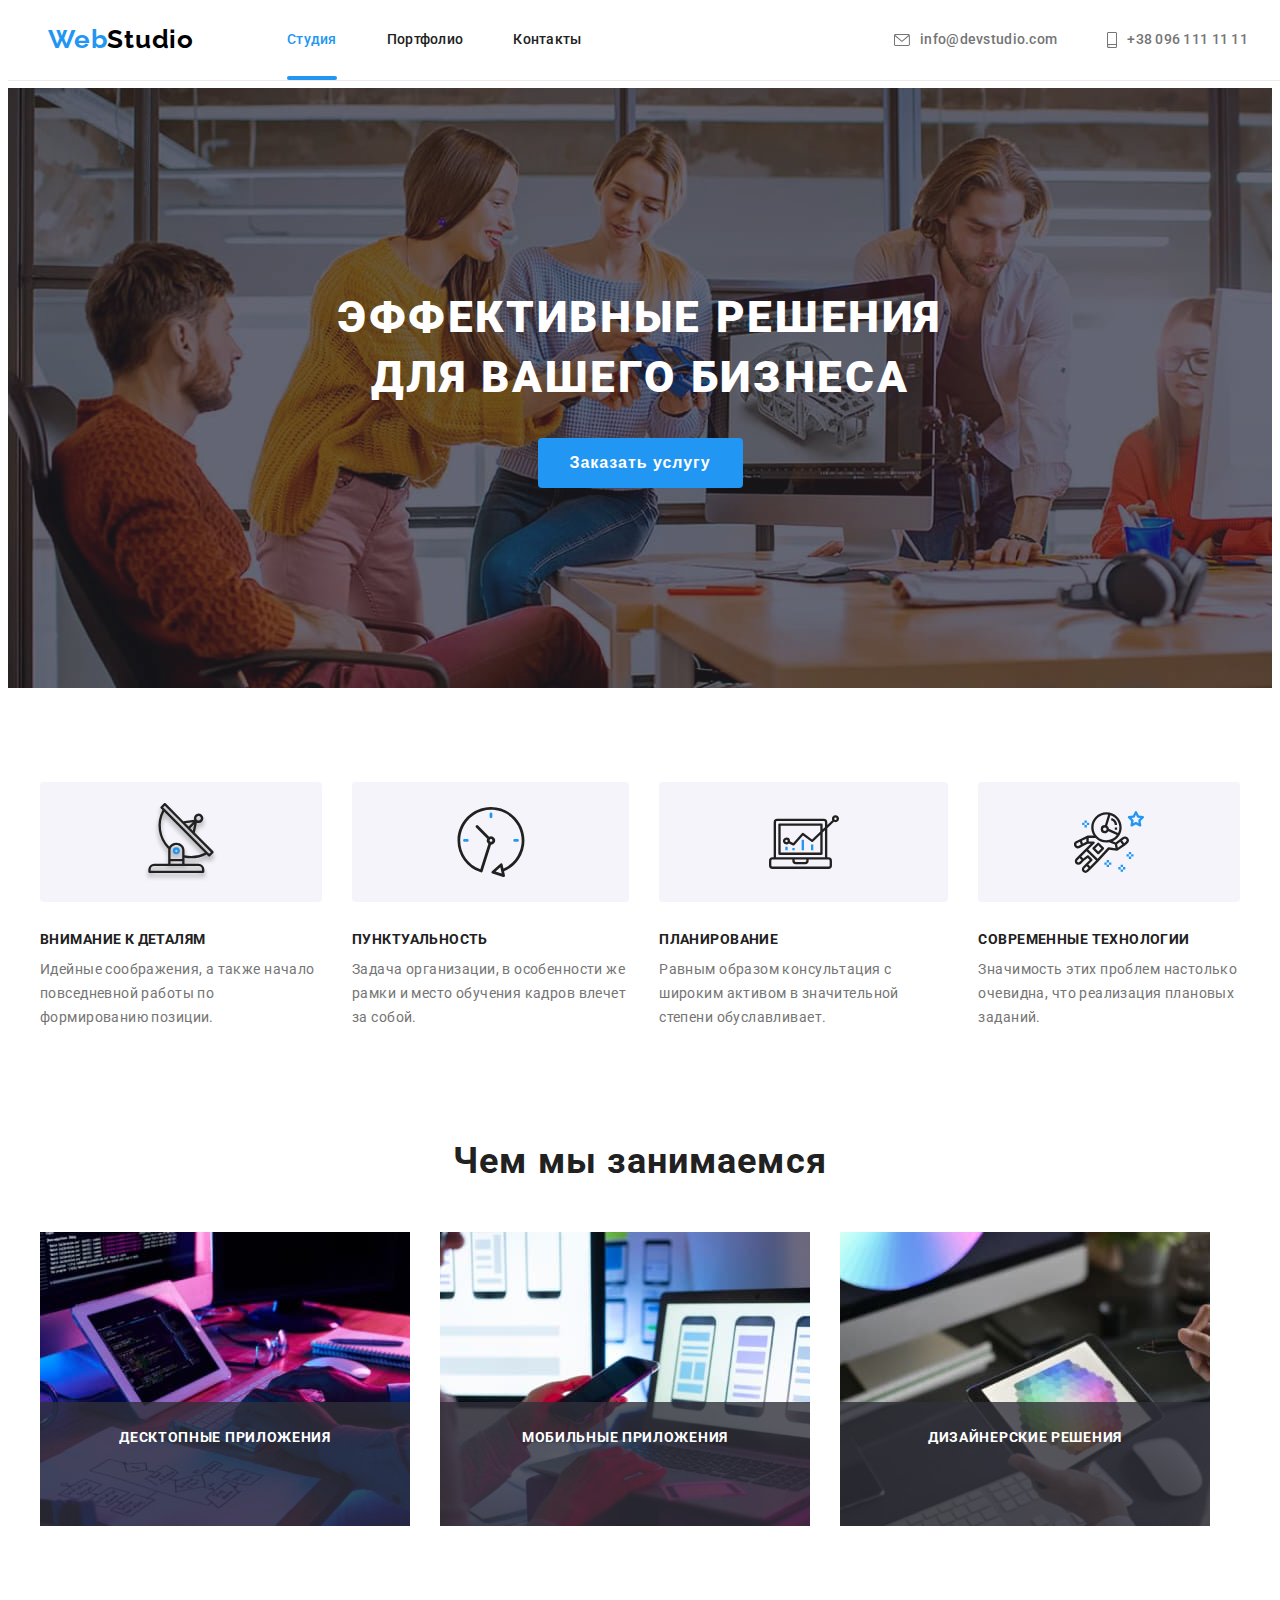
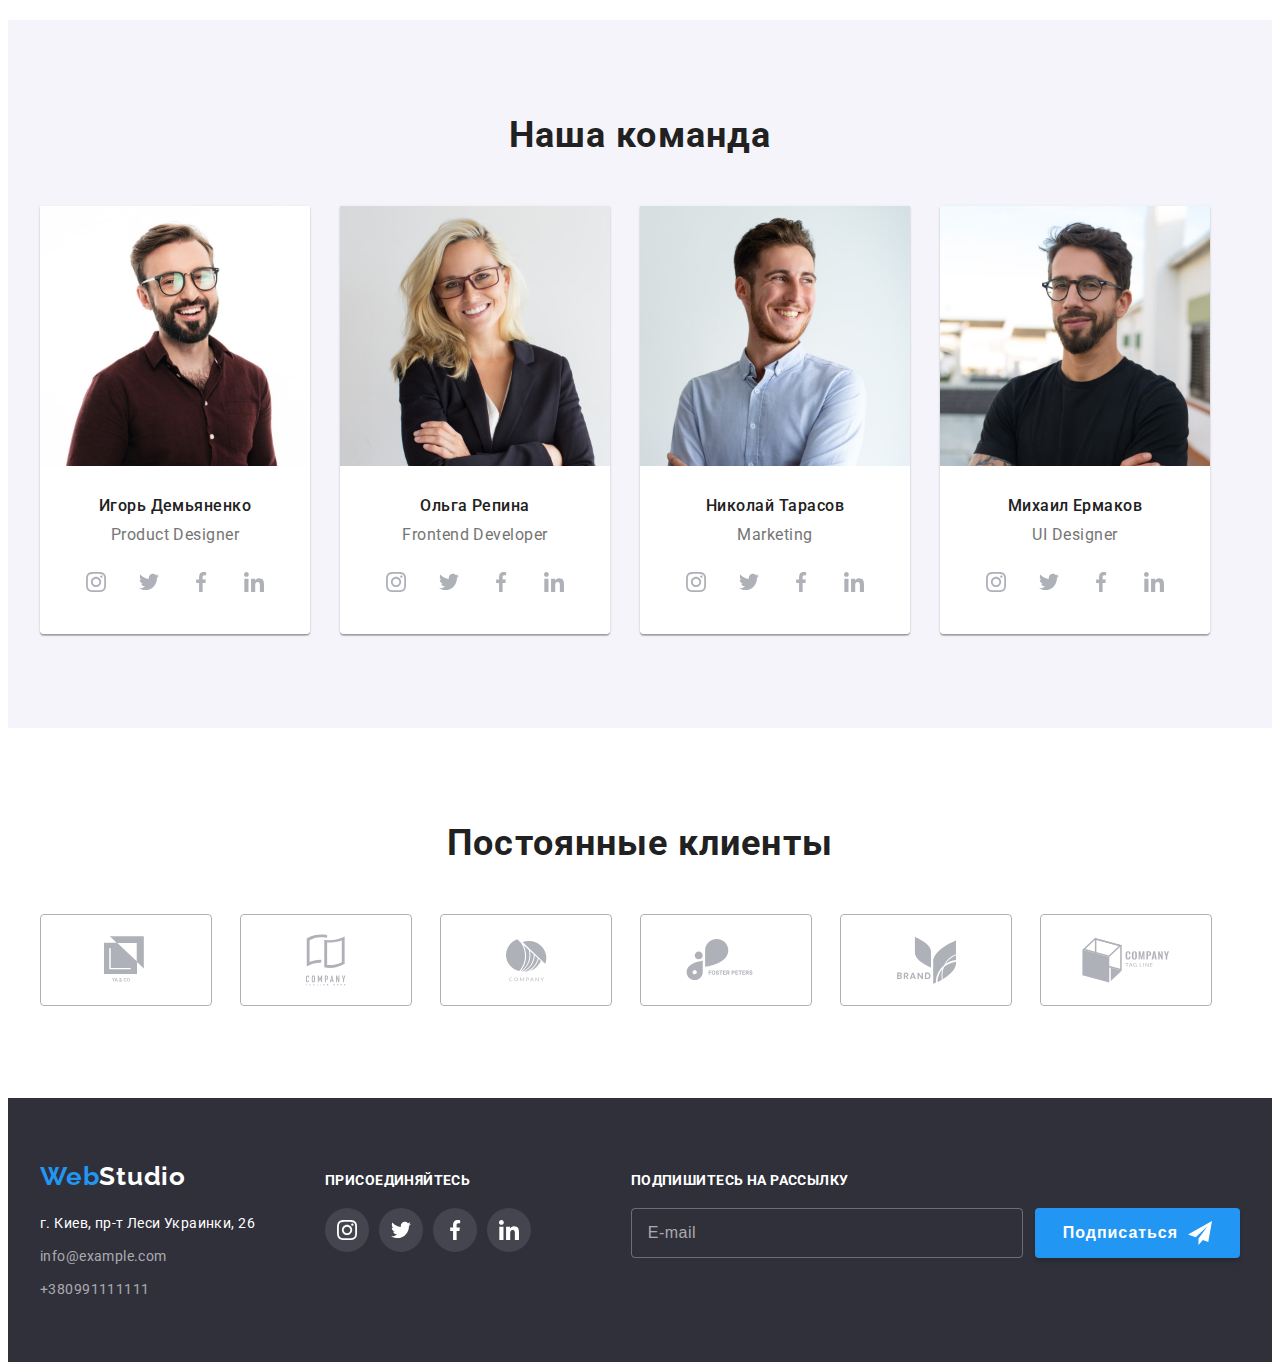
<file: index.html>
<!DOCTYPE html>
<html lang="ru">
  <head>
    <meta charset="UTF-8" />
    <meta name="viewport" content="width=device-width, initial-scale=1.0" />
    <title>Вебстудия</title>
    <link rel="preconnect" href="https://fonts.gstatic.com" />
    <link
      href="https://fonts.googleapis.com/css2?family=Raleway:wght@700&family=Roboto:wght@400;500;700;900&display=swap"
      rel="stylesheet"/>
    <link
      rel="stylesheet"
      href="https://cdnjs.cloudflare.com/ajax/libs/modern-normalize/1.0.0/modern-normalize.min.css"
      integrity="sha512-ISS7cAi1PEhQ8jnbJpJZMd29NlhNj4AWYyLOSp2CE/CsHxTCu+r+t0D2yoJudVrd0/8fTVPUVDzY5Tvli75u/g=="
      crossorigin="anonymous"/>
    <link rel="stylesheet" href="css/main.min.css"/>
  </head>

  <body>
    <header class="header">
      <div class="container">
        <nav class="nav-wrapper">
          <a href="./" class="logo"><span class="accent">Web</span>Studio</a>

          <ul class="site-nav list">
            <li class="list-item">
              <a href="./index.html" class="link current">Студия</a>
            </li>
            <li class="list-item">
              <a href="./portfolio.html" class="link">Портфолио</a>
            </li>
            <li class="list-item"><a href="" class="link">Контакты</a></li>
          </ul>
        </nav>

        <ul class="contacts list">
          <li class="list-item">
            <a href="mailto:info@devstudio.com" class="header-contact link">
              <svg class="contacts-icon" width="16" height="12">
                <use href="./images/sprite.svg#icon-envelope"></use>
              </svg>info@devstudio.com</a>
          </li>
          <li class="list-item">
            <a href="tel:+380961111111" class="header-contact link">
              <svg class="contacts-icon" width="10" height="16">
                <use href="./images/sprite.svg#icon-smartphone"></use>
              </svg>+38 096 111 11 11</a>
          </li>
        </ul>
      </div>
    </header>
    <main>
      <section class="hero">
        <h1 class="hero-title">
          Эффективные решения<br />
          для вашего бизнеса
        </h1>
        <button type="button" class="modal-btn" data-modal-open>
          Заказать услугу
        </button>
      </section>
      <section class="features-section">
        <div class="container">
          <h2 class="section-title visually-hidden">Наши особенности</h2>
          <ul class="list">
            <li class="list-item icon-antenna">
              <h3 class="title">Внимание к деталям</h3>
              <p class="description">
                Идейные соображения, а также начало повседневной работы по
                формированию позиции.
              </p>
            </li>
            <li class="list-item icon-clock">
              <h3 class="title">Пунктуальность</h3>
              <p class="description">
                Задача организации, в особенности же рамки и место обучения
                кадров влечет за собой.
              </p>
            </li>
            <li class="list-item icon-diagram">
              <h3 class="title">Планирование</h3>
              <p class="description">
                Равным образом консультация с широким активом в значительной
                степени обуславливает.
              </p>
            </li>
            <li class="list-item icon-astronaut">
              <h3 class="title">Современные технологии</h3>
              <p class="description">
                Значимость этих проблем настолько очевидна, что реализация
                плановых заданий.
              </p>
            </li>
          </ul>
        </div>
      </section>
      <section class="products-section">
        <div class="container">
          <h2 class="section-title">Чем мы занимаемся</h2>
          <ul class="products list">
            <li class="products-item">
              <img
                src="./images/index-images/box1.jpg"
                alt="Компьютер"
                width="370"
              />
              <div class="products-title">Десктопные приложения</div>
            </li>
            <li class="products-item">
              <img
                src="./images/index-images/box2.jpg"
                alt="Смартфон"
                width="370"
              />
              <div class="products-title">Мобильные приложения</div>
            </li>
            <li class="products-item">
              <img
                src="./images/index-images/box3.jpg"
                alt="Планшет"
                width="370"
              />
              <div class="products-title">Дизайнерские решения</div>
            </li>
          </ul>
        </div>
      </section>
      <section class="team-section">
        <div class="container">
          <h2 class="section-title">Наша команда</h2>
          <ul class="team list">
            <li class="team-item">
              <img
                src="./images/index-images/team/img.jpg"
                alt=""
                width="270"/>
              <div class="team-item-content">
                <h3 class="title">Игорь Демьяненко</h3>
                <p class="description">Product Designer</p>
                <ul class="list">
                  <li class="social-list-item">
                    <a href="#" class="social-link"
                      ><svg class="social-icon" width="20" height="20">
                        <use href="./images/sprite.svg#icon-instagram"></use>
                      </svg>
                    </a>
                  </li>
                  <li class="social-list-item">
                    <a href="#" class="social-link"
                      ><svg class="social-icon" width="20" height="20">
                        <use href="./images/sprite.svg#icon-twitter"></use>
                      </svg>
                    </a>
                  </li>
                  <li class="social-list-item">
                    <a href="#" class="social-link"
                      ><svg class="social-icon" width="20" height="20">
                        <use href="./images/sprite.svg#icon-facebook"></use>
                      </svg>
                    </a>
                  </li>
                  <li class="social-list-item">
                    <a href="#" class="social-link"
                      ><svg class="social-icon" width="20" height="20">
                        <use href="./images/sprite.svg#icon-linkedin"></use>
                      </svg>
                    </a>
                  </li>
                </ul>
              </div>
            </li>
            <li class="team-item">
              <img
                src="./images/index-images/team/img1.jpg"
                alt=""
                width="270"/>
              <div class="team-item-content">
                <h3 class="title">Ольга Репина</h3>
                <p class="description">Frontend Developer</p>
                <ul class="list">
                  <li class="social-list-item">
                    <a href="#" class="social-link"
                      ><svg class="social-icon" width="20" height="20">
                        <use href="./images/sprite.svg#icon-instagram"></use>
                      </svg>
                    </a>
                  </li>
                  <li class="social-list-item">
                    <a href="#" class="social-link"
                      ><svg class="social-icon" width="20" height="20">
                        <use href="./images/sprite.svg#icon-twitter"></use>
                      </svg>
                    </a>
                  </li>
                  <li class="social-list-item">
                    <a href="#" class="social-link"
                      ><svg class="social-icon" width="20" height="20">
                        <use href="./images/sprite.svg#icon-facebook"></use>
                      </svg>
                    </a>
                  </li>
                  <li class="social-list-item">
                    <a href="#" class="social-link"
                      ><svg class="social-icon" width="20" height="20">
                        <use href="./images/sprite.svg#icon-linkedin"></use>
                      </svg>
                    </a>
                  </li>
                </ul>
              </div>
            </li>
            <li class="team-item">
              <img
                src="./images/index-images/team/img2.jpg"
                alt=""
                width="270"/>
              <div class="team-item-content">
                <h3 class="title">Николай Тарасов</h3>
                <p class="description">Marketing</p>
                <ul class="list">
                  <li class="social-list-item">
                    <a href="#" class="social-link"
                      ><svg class="social-icon" width="20" height="20">
                        <use href="./images/sprite.svg#icon-instagram"></use>
                      </svg>
                    </a>
                  </li>
                  <li class="social-list-item">
                    <a href="#" class="social-link"
                      ><svg class="social-icon" width="20" height="20">
                        <use href="./images/sprite.svg#icon-twitter"></use>
                      </svg>
                    </a>
                  </li>
                  <li class="social-list-item">
                    <a href="#" class="social-link"
                      ><svg class="social-icon" width="20" height="20">
                        <use href="./images/sprite.svg#icon-facebook"></use>
                      </svg>
                    </a>
                  </li>
                  <li class="social-list-item">
                    <a href="#" class="social-link"
                      ><svg class="social-icon" width="20" height="20">
                        <use href="./images/sprite.svg#icon-linkedin"></use>
                      </svg>
                    </a>
                  </li>
                </ul>
              </div>
            </li>
            <li class="team-item">
              <img
                src="./images/index-images/team/img3.jpg"
                alt=""
                width="270"/>
              <div class="team-item-content">
                <h3 class="title">Михаил Ермаков</h3>
                <p class="description">UI Designer</p>
                <ul class="list">
                  <li class="social-list-item">
                    <a href="#" class="social-link"
                      ><svg class="social-icon" width="20" height="20">
                        <use href="./images/sprite.svg#icon-instagram"></use>
                      </svg>
                    </a>
                  </li>
                  <li class="social-list-item">
                    <a href="#" class="social-link"
                      ><svg class="social-icon" width="20" height="20">
                        <use href="./images/sprite.svg#icon-twitter"></use>
                      </svg>
                    </a>
                  </li>
                  <li class="social-list-item">
                    <a href="#" class="social-link"
                      ><svg class="social-icon" width="20" height="20">
                        <use href="./images/sprite.svg#icon-facebook"></use>
                      </svg>
                    </a>
                  </li>
                  <li class="social-list-item">
                    <a href="#" class="social-link"
                      ><svg class="social-icon" width="20" height="20">
                        <use href="./images/sprite.svg#icon-linkedin"></use>
                      </svg>
                    </a>
                  </li>
                </ul>
              </div>
            </li>
          </ul>
        </div>
      </section>
      <section class="clients-section">
        <div class="container">
          <h2 class="section-title">Постоянные клиенты</h2>
          <ul class="list">
            <li class="logo-item">
              <a class="logo-link" href="">
                <svg width="44" height="49">
                  <use href="./images/sprite.svg#icon-logo-1"></use>
                </svg>
              </a>
            </li>
            <li class="logo-item">
              <a class="logo-link" href=""
                ><svg width="40" height="52">
                  <use href="./images/sprite.svg#icon-logo-2"></use>
                </svg>
              </a>
            </li>
            <li class="logo-item">
              <a class="logo-link" href=""
                ><svg width="41" height="43">
                  <use href="./images/sprite.svg#icon-logo-3"></use>
                </svg>
              </a>
            </li>
            <li class="logo-item">
              <a class="logo-link" href=""
                ><svg width="80" height="42">
                  <use href="./images/sprite.svg#icon-logo-4"></use>
                </svg>
              </a>
            </li>
            <li class="logo-item">
              <a class="logo-link" href=""
                ><svg width="59" height="47">
                  <use href="./images/sprite.svg#icon-logo-5"></use>
                </svg>
              </a>
            </li>
            <li class="logo-item">
              <a class="logo-link" href=""
                ><svg width="88" height="45">
                  <use href="./images/sprite.svg#icon-logo-6"></use>
                </svg>
              </a>
            </li>
          </ul>
        </div>
      </section>
    </main>
    <footer class="footer">
      <div class="container">
        <div class="footer-wrapper">
          <a href="/" class="logo"><span class="accent">Web</span>Studio</a>
          <address class="footer-contacts">
            <p class="address">г. Киев, пр-т Леси Украинки, 26</p>
            <ul class="contacts-wrapper list">
              <li class="footer-contact-item">
                <a href="mailto:info@example.com" class="contacts email"
                  >info@example.com</a>
              </li>
              <li class="footer-contact-item">
                <a href="tel:+380991111111" class="contacts"
                  >+380991111111</a>
              </li>
            </ul>
          </address>
        </div>
        <div class="join-wrapper">
          <p class="join">присоединяйтесь</p>
          <ul class="social-links list">
            <li class="social-list-item">
              <a href="#" class="social-link"
                ><svg class="social-icon" width="20" height="20">
                  <use href="./images/sprite.svg#icon-instagram"></use>
                </svg>
              </a>
            </li>
            <li class="social-list-item">
              <a href="#" class="social-link"
                ><svg class="social-icon" width="20" height="20">
                  <use href="./images/sprite.svg#icon-twitter"></use>
                </svg>
              </a>
            </li>
            <li class="social-list-item">
              <a href="#" class="social-link"
                ><svg class="social-icon" width="20" height="20">
                  <use href="./images/sprite.svg#icon-facebook"></use>
                </svg>
              </a>
            </li>
            <li class="social-list-item">
              <a href="#" class="social-link"
                ><svg class="social-icon" width="20" height="20">
                  <use href="./images/sprite.svg#icon-linkedin"></use>
                </svg>
              </a>
            </li>
          </ul>
        </div>
        <div class="subscribe-wrapper">
          <p class="subscribe-title">Подпишитесь на рассылку</p>
          <form class="subscribe-form">
            <input
              class="input-field"
              type="text"
              name="e-mail"
              placeholder="E-mail"/>
            <button class="subscribe-btn" type="submit">Подписаться</button>
          </form>
        </div>
      </div>
    </footer>

      <div class="backdrop is-hidden" data-modal>
      <div class="modal">
        <button class="modal-close-btn" data-modal-close>
          <svg class="modal-btn-icon" width="11" height="11">
            <use href="./images/sprite.svg#close-btn-icon"></use>
          </svg>
        </button>
        <div class="contact-form">
          <p class="contact-form-title">
            Оставьте свои данные, мы вам перезвоним
          </p>
          <form name="modal-contact-form" autocomplete="on">
            <label class="input-name" for="user-name">Имя</label>
            <div class="form-input-wrapper">
              <input
                class="form-input"
                type="text"
                name="name"
                id="user-name"/>
              <svg class="input-icon" width="18" height="18">
                <use href="./images/sprite.svg#icon-person"></use>
              </svg>
            </div>

            <label class="input-name" for="user-tel">Телефон</label>
            <div class="form-input-wrapper">
              <input class="form-input" type="tel" name="tel" id="user-tel" />
              <svg class="input-icon" width="18" height="18">
                <use href="./images/sprite.svg#icon-phone"></use>
              </svg>
            </div>

            <label class="input-name" for="user-email">Почта</label>
            <div class="form-input-wrapper">
              <input
                class="form-input"
                type="email"
                name="email"
                id="user-email"/>
              <svg class="input-icon" width="18" height="18">
                <use href="./images/sprite.svg#icon-email"></use>
              </svg>
            </div>

            <label class="input-name" for="user-comment">Комментарий</label>
            <textarea
              class="input-msg"
              name="comment"
              id="user-comment"
              placeholder="Введите текст">
            </textarea>

            <input
              class="check-input visually-hidden"
              type="checkbox"
              name="consent"
              id="consent-check"/>
            <label class="check-label" for="consent-check"
              >Соглашаюсь с рассылкой и принимаю&#160;<a
                class="policy-link"
                href=""
                >Условия договора</a
              ></label>

            <button class="modal-submit-btn" type="submit">Отправить</button>
          </form>
        </div>
      </div>
    </div>
    <script src="./js/modal.js"></script>
  </body>
</html>
</file>
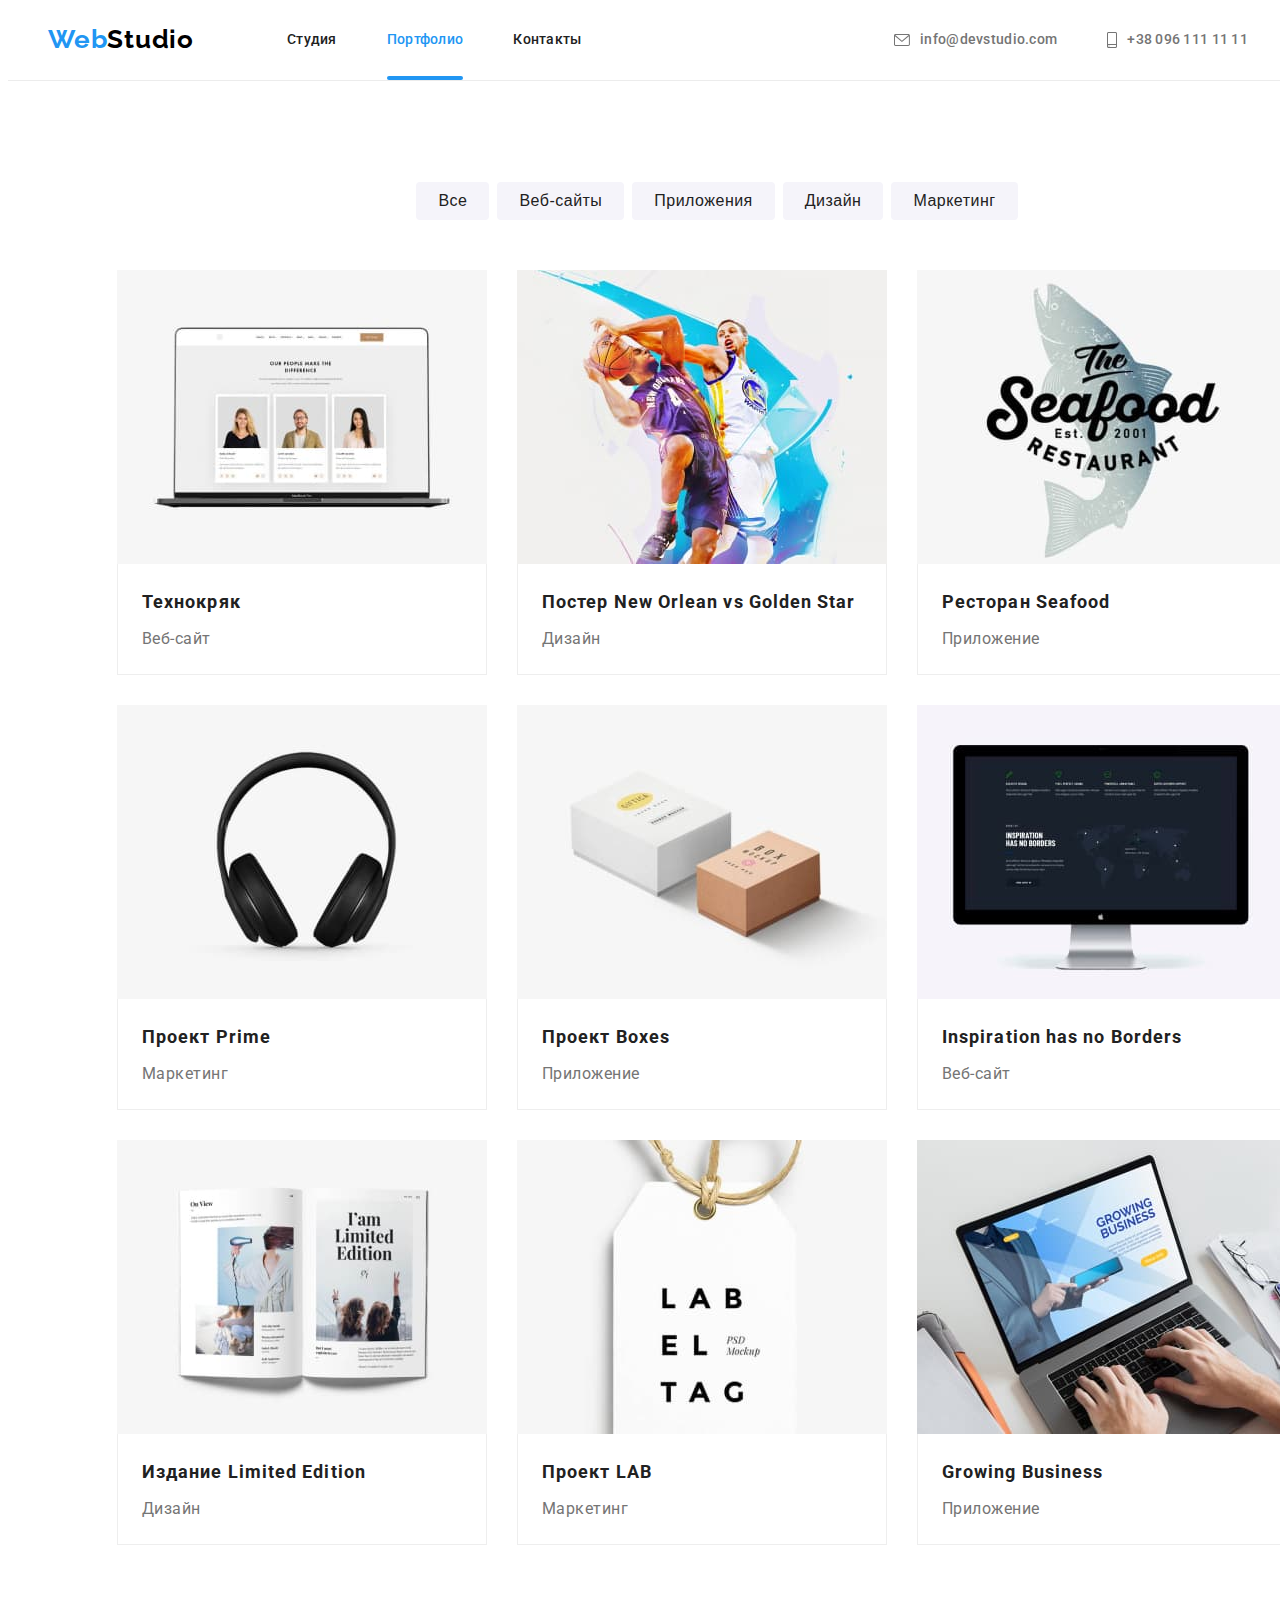
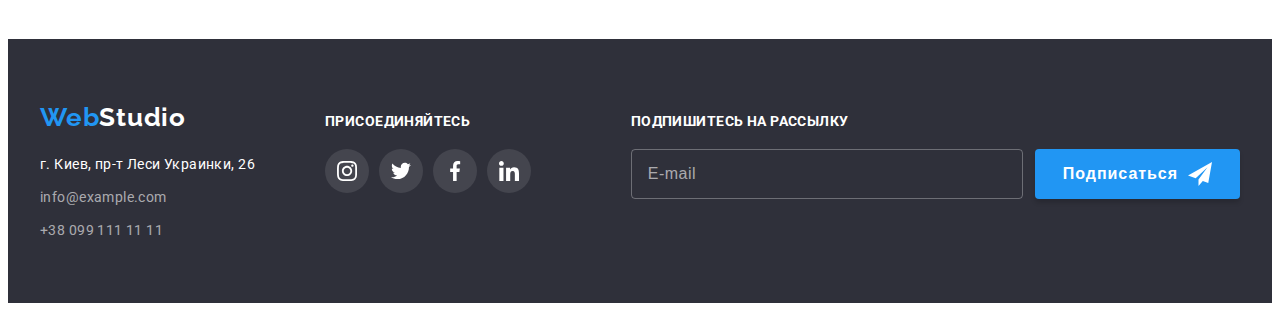
<file: portfolio.html>
<!DOCTYPE html>
<html lang="ru">
  <head>
    <meta charset="UTF-8" />
    <meta name="viewport" content="width=device-width, initial-scale=1.0" />
    <title>Портфолио</title>
    <link rel="preconnect" href="https://fonts.gstatic.com" />
    <link
      href="https://fonts.googleapis.com/css2?family=Raleway:wght@700&family=Roboto:wght@400;500;700;900&display=swap"
      rel="stylesheet"/>
    <link
      rel="stylesheet"
      href="https://cdnjs.cloudflare.com/ajax/libs/modern-normalize/1.0.0/modern-normalize.min.css"
      integrity="sha512-ISS7cAi1PEhQ8jnbJpJZMd29NlhNj4AWYyLOSp2CE/CsHxTCu+r+t0D2yoJudVrd0/8fTVPUVDzY5Tvli75u/g=="
      crossorigin="anonymous"/>
    <link rel="stylesheet" href="./css/portfolio.min.css" />
  </head>

  <body>
    <header class="header">
      <div class="container">
        <nav class="nav-wrapper">
          <a href="./" class="logo"><span class="accent">Web</span>Studio</a>

          <ul class="site-nav list">
            <li class="list-item">
              <a href="./index.html" class="link">Студия</a>
            </li>
            <li class="list-item">
              <a href="./portfolio.html" class="link current">Портфолио</a>
            </li>
            <li class="list-item"><a href="" class="link">Контакты</a></li>
          </ul>
        </nav>

        <ul class="contacts list">
          <li class="list-item">
            <a href="mailto:info@devstudio.com" class="header-contact link">
              <svg class="contacts-icon" width="16" height="12">
                <use href="./images/sprite.svg#icon-envelope"></use>
              </svg>info@devstudio.com</a>
          </li>
          <li class="list-item">
            <a href="tel:+380961111111" class="header-contact link">
              <svg class="contacts-icon" width="10" height="16">
                <use href="./images/sprite.svg#icon-smartphone"></use>
              </svg>+38 096 111 11 11</a>
          </li>
        </ul>
      </div>
    </header>
    <main>
      <section class="portfolio">
        <div class="container">
          <h2 hidden>Фильтр работ</h2>
          <ul class="filter list">
            <li class="filter-button">
              <button type="button" class="select-btn">Все</button>
            </li>
            <li class="filter-button">
              <button type="button" class="select-btn">Веб-сайты</button>
            </li>
            <li class="filter-button">
              <button type="button" class="select-btn">Приложения</button>
            </li>
            <li class="filter-button">
              <button type="button" class="select-btn">Дизайн</button>
            </li>
            <li class="filter-button">
              <button type="button" class="select-btn">Маркетинг</button>
            </li>
          </ul>
          <h1 hidden>Наши проекты</h1>
          <ul class="projects list">
            <li class="project-item">
              <a href="" class="link">
                <div class="project-thumb">
                  <img
                    src="./images/portfolio-images/img-1.jpg"
                    alt="Веб-сайт на мониторе ноутбука"
                    width="370"
                    height="294"
                  />
                  <div class="overlay">
                    <p class="overlay-text">
                      Технокряк это современная площадка распространения
                      коронавируса. Компании используют эту платформу для
                      цифрового шпионажа и атак на защищённые сервера
                      конкурентов.
                    </p>
                  </div>
                </div>
                <div class="project-content">
                  <h3 class="project-title">Технокряк</h3>
                  <p class="project-type">Веб-сайт</p>
                </div>
              </a>
            </li>
            <li class="project-item">
              <a href="" class="link">
                <div class="project-thumb">
                  <img
                    src="./images/portfolio-images/img-2.jpg"
                    alt="Баскетболисты на плакате"
                    width="370"
                    height="294"
                  />
                  <div class="overlay">
                    <p class="overlay-text">
                      Технокряк это современная площадка распространения
                      коронавируса. Компании используют эту платформу для
                      цифрового шпионажа и атак на защищённые сервера
                      конкурентов.
                    </p>
                  </div>
                </div>

                <div class="project-content">
                  <h3 class="project-title">
                    Постер New Orlean vs Golden Star
                  </h3>
                  <p class="project-type">Дизайн</p>
                </div>
              </a>
            </li>
            <li class="project-item">
              <a href="" class="link">
                <div class="project-thumb">
                  <img
                    src="./images/portfolio-images/img-3.jpg"
                    alt="Логотип ресторана Seafood"
                    width="370"
                    height="294"
                  />
                  <div class="overlay">
                    <p class="overlay-text">
                      Технокряк это современная площадка распространения
                      коронавируса. Компании используют эту платформу для
                      цифрового шпионажа и атак на защищённые сервера
                      конкурентов.
                    </p>
                  </div>
                </div>

                <div class="project-content">
                  <h3 class="project-title">Ресторан Seafood</h3>
                  <p class="project-type">Приложение</p>
                </div>
              </a>
            </li>
            <li class="project-item">
              <a href="" class="link">
                <div class="project-thumb">
                  <img
                    src="./images/portfolio-images/img-4.jpg"
                    alt="Наушники"
                    width="370"
                    height="294"
                  />
                  <div class="overlay">
                    <p class="overlay-text">
                      Технокряк это современная площадка распространения
                      коронавируса. Компании используют эту платформу для
                      цифрового шпионажа и атак на защищённые сервера
                      конкурентов.
                    </p>
                  </div>
                </div>

                <div class="project-content">
                  <h3 class="project-title">Проект Prime</h3>
                  <p class="project-type">Маркетинг</p>
                </div>
              </a>
            </li>
            <li class="project-item">
              <a href="" class="link">
                <div class="project-thumb">
                  <img
                    src="./images/portfolio-images/img-5.jpg"
                    alt="Коробки"
                    width="370"
                    height="294"
                  />
                  <div class="overlay">
                    <p class="overlay-text">
                      Технокряк это современная площадка распространения
                      коронавируса. Компании используют эту платформу для
                      цифрового шпионажа и атак на защищённые сервера
                      конкурентов.
                    </p>
                  </div>
                </div>

                <div class="project-content">
                  <h3 class="project-title">Проект Boxes</h3>
                  <p class="project-type">Приложение</p>
                </div>
              </a>
            </li>
            <li class="project-item">
              <a href="" class="link">
                <div class="project-thumb">
                  <img
                    src="./images/portfolio-images/img-6.jpg"
                    alt="Веб-сайт на мониторе компьютера"
                    width="370"
                    height="294"
                  />
                  <div class="overlay">
                    <p class="overlay-text">
                      Технокряк это современная площадка распространения
                      коронавируса. Компании используют эту платформу для
                      цифрового шпионажа и атак на защищённые сервера
                      конкурентов.
                    </p>
                  </div>
                </div>

                <div class="project-content">
                  <h3 class="project-title">Inspiration has no Borders</h3>
                  <p class="project-type">Веб-сайт</p>
                </div>
              </a>
            </li>
            <li class="project-item">
              <a href="" class="link">
                <div class="project-thumb">
                  <img
                    src="./images/portfolio-images/img-7.jpg"
                    alt="Открытый журнал"
                    width="370"
                    height="294"
                  />
                  <div class="overlay">
                    <p class="overlay-text">
                      Технокряк это современная площадка распространения
                      коронавируса. Компании используют эту платформу для
                      цифрового шпионажа и атак на защищённые сервера
                      конкурентов.
                    </p>
                  </div>
                </div>

                <div class="project-content">
                  <h3 class="project-title">Издание Limited Edition</h3>
                  <p class="project-type">Дизайн</p>
                </div>
              </a>
            </li>
            <li class="project-item">
              <a href="" class="link">
                <div class="project-thumb">
                  <img
                    src="./images/portfolio-images/img-8.jpg"
                    alt="Лейбл"
                    width="370"
                    height="294"
                  />
                  <div class="overlay">
                    <p class="overlay-text">
                      Технокряк это современная площадка распространения
                      коронавируса. Компании используют эту платформу для
                      цифрового шпионажа и атак на защищённые сервера
                      конкурентов.
                    </p>
                  </div>
                </div>

                <div class="project-content">
                  <h3 class="project-title">Проект LAB</h3>
                  <p class="project-type">Маркетинг</p>
                </div>
              </a>
            </li>
            <li class="project-item">
              <a href="" class="link">
                <div class="project-thumb">
                  <img
                    src="./images/portfolio-images/img-9.jpg"
                    alt="Приложение на мониторе ноутбука"
                    width="370"
                    height="294"
                  />
                  <div class="overlay">
                    <p class="overlay-text">
                      Технокряк это современная площадка распространения
                      коронавируса. Компании используют эту платформу для
                      цифрового шпионажа и атак на защищённые сервера
                      конкурентов.
                    </p>
                  </div>
                </div>

                <div class="project-content">
                  <h3 class="project-title">Growing Business</h3>
                  <p class="project-type">Приложение</p>
                </div>
              </a>
            </li>
          </ul>
        </div>
      </section>
    </main>
    <footer class="footer">
      <div class="container">
        <div class="footer-wrapper">
          <a href="/" class="logo"><span class="accent">Web</span>Studio</a>
          <address class="footer-contacts">
            <p class="address">г. Киев, пр-т Леси Украинки, 26</p>
            <ul class="contacts-wrapper list">
              <li class="footer-contact-item">
                <a href="mailto:info@example.com" class="contacts email">info@example.com</a>
              </li>
              <li class="footer-contact-item">
                <a href="tel:+380991111111" class="contacts"
                  >+38 099 111 11 11</a>
              </li>
            </ul>
          </address>
        </div>
        <div class="join-wrapper">
          <p class="join">присоединяйтесь</p>
          <ul class="social-links list">
            <li class="social-list-item">
              <a href="#" class="social-link"
                ><svg class="social-icon" width="20" height="20">
                  <use href="./images/sprite.svg#icon-instagram"></use>
                </svg>
              </a>
            </li>
            <li class="social-list-item">
              <a href="#" class="social-link"
                ><svg class="social-icon" width="20" height="20">
                  <use href="./images/sprite.svg#icon-twitter"></use>
                </svg>
              </a>
            </li>
            <li class="social-list-item">
              <a href="#" class="social-link"
                ><svg class="social-icon" width="20" height="20">
                  <use href="./images/sprite.svg#icon-facebook"></use>
                </svg>
              </a>
            </li>
            <li class="social-list-item">
              <a href="#" class="social-link"
                ><svg class="social-icon" width="20" height="20">
                  <use href="./images/sprite.svg#icon-linkedin"></use>
                </svg>
              </a>
            </li>
          </ul>
        </div>
        <div class="subscribe-wrapper">
          <p class="subscribe-title">Подпишитесь на рассылку</p>
          <form class="subscribe-form">
            <input
              class="input-field"
              type="text"
              name="e-mail"
              placeholder="E-mail"
            />
            <button class="subscribe-btn" type="submit">Подписаться</button>
          </form>
        </div>
      </div>
    </footer>
  </body>
</html>
</file>
<file: css/main.min.css>
:root{--primary-logo-color: #000000;--primary-txt-color: #212121;--secondary-txt-color: #757575;--additional-txt-color: #ffffff;--primary-bg-color: #ffffff;--secondary-bg-color: #f5f4fa;--additional-bg-color: #2f303a;--accent-color: #2196f3;--footer-contacts-color: rgba(255, 255, 255, 0.6);--header-line-color: #ececec;--border-line-color: #eeeeee;--icon-color: #afb1b8;--transition-duration: 250ms;--transition-timing-function: cubic-bezier(0.4, 0, 0.2, 1)}.visually-hidden{position:absolute !important;clip:rect(1px 1px 1px 1px);clip:rect(1px, 1px, 1px, 1px);padding:0 !important;border:0 !important;height:1px !important;width:1px !important;overflow:hidden}body{padding-top:80px;font-family:'Roboto', sans-serif;background-color:var(--primary-bg-color)}h1,h2,h3,h4,h5,h6{margin:0}ul,ol{margin:0;padding:0}img{display:block}.list{padding:0;margin:0;list-style:none}.link{cursor:pointer}.current{color:var(--accent-color)}.link.current{position:relative}.link.current::after{content:'';display:block;position:absolute;bottom:0;height:4px;width:100%;background-color:var(--accent-color);border-radius:2px;transition:transform 500ms linear}.link.current:hover::after{transform:rotateY(180deg)}.logo{margin-right:93px;padding-top:24px;padding-bottom:25px;line-height:1.192;letter-spacing:0.03em;color:var(--primary-logo-color);text-decoration:none;font-family:'Raleway', sans-serif;font-weight:700;font-size:26px}.accent{color:var(--accent-color)}.container{width:1200px;margin:0 auto;padding-left:15px;padding-right:15px}.description{margin:0;margin-bottom:16px}.section-title{margin-bottom:50px;font-weight:700;font-size:36px;line-height:1.17;letter-spacing:0.03em;color:var(--primary-txt-color);text-align:center}.header{position:fixed;z-index:99;width:100%;min-height:80px;top:0;border-bottom:1px solid var(--header-line-color);background-color:var(--primary-bg-color)}.header .container{display:flex;align-items:center}.header .contacts{margin-bottom:0;display:flex;align-items:center}.header .contacts .list-item{display:inline-flex}.header .contacts .list-item+.list-item{margin-left:50px}.header .contacts .link{padding-top:32px;padding-bottom:32px;font-weight:500;font-size:14px;line-height:1.14;letter-spacing:0.02em;color:var(--secondary-txt-color);text-decoration:none;transition:color var(--transition-duration) var(--transition-timing-function)}.header .contacts .link:hover,.header .contacts .link:focus{color:var(--accent-color)}.nav-wrapper{display:flex;align-items:center}.site-nav{display:flex}.site-nav .list-item:not(:last-child){margin-right:50px}.site-nav .link{display:block;padding-top:32px;padding-bottom:32px;font-weight:500;font-size:14px;line-height:1.14;letter-spacing:0.02em;color:var(--primary-txt-color);text-decoration:none;transition:color var(--transition-duration) var(--transition-timing-function)}.site-nav .link.current,.site-nav .link:hover,.site-nav .link:focus,.site-nav .link:active{color:var(--accent-color)}.header-contact{display:flex;align-items:center}.contacts.list{margin-left:auto}.contacts-icon{margin-right:10px;align-self:center;fill:currentColor}.hero{margin:0 auto;max-width:1600px;text-align:center;padding-top:200px;padding-bottom:200px;background-image:linear-gradient(to right, rgba(47,48,58,0.4), rgba(47,48,58,0.4)),url(../images/index-images/hero-img.jpg);background-color:#c4c4c4}.hero-title{margin-top:0;margin-bottom:30px;font-weight:900;font-size:44px;line-height:1.363;letter-spacing:0.06em;text-transform:uppercase;color:#ffffff}.modal-btn{border-radius:4px;font-weight:700;font-size:16px;line-height:1.88;letter-spacing:0.06em;color:var(--additional-txt-color);background-color:var(--accent-color);padding:10px 32px;border:none;cursor:pointer;transition:background-color var(--transition-duration) var(--transition-timing-function)}.modal-btn:hover,.modal-btn:focus{background-color:#188ce8}.features-section{padding:94px 0}.features-section .title{font-weight:700;font-size:14px;line-height:1.14;letter-spacing:0.03em;text-transform:uppercase;color:var(--primary-txt-color);margin-bottom:10px}.features-section .description{font-weight:400;font-size:14px;line-height:1.71;letter-spacing:0.03em;color:var(--secondary-txt-color)}.features-section .list{display:flex}.features-section .list-item{width:calc((100%-90px) / 4)}.features-section .list-item:not(:last-child){margin-right:30px}.features-section .list-item::before{content:'';display:block;height:120px;background-repeat:no-repeat;background-position:center;background-color:var(--secondary-bg-color);border-radius:4px;margin-bottom:30px}.icon-antenna::before{background-image:url(../images/antenna.svg)}.icon-clock::before{background-image:url(../images/clock.svg)}.icon-diagram::before{background-image:url(../images/diagram.svg)}.icon-astronaut::before{background-image:url(../images/astronaut.svg)}.products-section{padding-bottom:94px}.products{display:flex}.products.list{margin:-15px}.products-item{position:relative;margin:15px}.products-title{position:absolute;bottom:0;width:100%;height:70px;padding-top:27px;padding-bottom:27px;font-weight:700;font-size:14px;line-height:1.143;text-align:center;letter-spacing:0.05em;text-transform:uppercase;background-color:rgba(47,48,58,0.8);color:var(--additional-txt-color)}.team-section{background-color:var(--secondary-bg-color);padding:94px 0}.team-section .title{margin-bottom:10px}.team.list{display:flex;margin:-15px}.team-item{margin:15px;box-shadow:0px 1px 3px rgba(0,0,0,0.12),0px 1px 1px rgba(0,0,0,0.14),0px 2px 1px rgba(0,0,0,0.2);border-radius:0px 0px 4px 4px}.team-item .list{display:flex;justify-content:space-around}.team-item-content{padding:30px;background-color:var(--primary-bg-color);border-radius:0px 0px 4px 4px}.team-item-content .social-list-item{display:flex;justify-content:center;align-items:center}.team-item-content .social-link{display:flex;justify-content:center;align-items:center;width:44px;height:44px;background-color:transparent;border-radius:50%;color:var(--icon-color);fill:currentColor;transition:color var(--transition-duration) var(--transition-timing-function),background-color var(--transition-duration) var(--transition-timing-function)}.team-item-content .social-link:hover,.team-item-content .social-link:focus{background-color:var(--accent-color);color:var(--additional-txt-color)}.team .title{font-weight:500;font-size:16px;line-height:1.19;letter-spacing:0.03em;color:var(--primary-txt-color);text-align:center}.team .description{font-weight:400;font-size:16px;line-height:1.19;letter-spacing:0.03em;color:var(--secondary-txt-color);text-align:center}.clients-section{padding:94px 0}.clients-section .list{display:flex}.clients-section .logo-item{width:170px;height:90px}.clients-section .logo-item:not(:last-child){margin-right:30px}.logo-link{display:flex;justify-content:center;align-items:center;width:100%;height:100%;border:1px solid var(--icon-color);border-radius:4px;color:var(--icon-color);fill:currentColor;transition:color var(--transition-duration) var(--transition-timing-function),border var(--transition-duration) var(--transition-timing-function)}.logo-link:hover,.logo-link:focus{border:1px solid var(--accent-color);color:var(--accent-color)}.footer{background-color:var(--additional-bg-color);padding-top:60px;padding-bottom:60px}.footer .container{display:flex;align-items:baseline}.footer .logo{display:inline-block;color:var(--additional-txt-color);margin-bottom:20px;margin-right:0;padding:0}.footer .contacts{display:inline-block;font-weight:400;font-size:14px;line-height:1.71;letter-spacing:0.03em;color:var(--footer-contacts-color);text-decoration:none;transition:color var(--transition-duration) var(--transition-timing-function)}.footer-wrapper{margin-right:70px}.footer-contacts{font-style:normal}.footer-contacts .address{font-weight:400;font-size:14px;line-height:1.71;letter-spacing:0.03em;color:var(--additional-txt-color);margin-top:0;margin-bottom:9px}.footer-contact-item:not(:last-child){margin-bottom:9px}.contacts-wrapper{display:flex;flex-direction:column}.join{font-weight:700;font-size:14px;line-height:1.143;letter-spacing:0.03em;text-transform:uppercase;color:var(--additional-txt-color);margin-top:0;margin-bottom:20px}.social-links{display:flex}.social-links .social-list-item{width:44px;height:44px}.social-links .social-list-item:not(:last-child){margin-right:10px}.social-links .social-link{width:100%;height:100%;display:flex;justify-content:center;align-items:center;cursor:pointer;background-color:rgba(255,255,255,0.1);border-radius:50%;color:var(--additional-txt-color);fill:currentColor;transition:background-color var(--transition-duration) var(--transition-timing-function)}.social-links .social-link:hover,.social-links .social-link:focus{background-color:var(--accent-color)}.subscribe-wrapper{margin-left:auto}.subscribe-form{display:flex}.subscribe-title{margin-bottom:20px;font-weight:bold;font-size:14px;line-height:1.143;letter-spacing:0.03em;text-transform:uppercase;color:var(--additional-txt-color)}.input-field{padding:14px 16px;width:358px;border:1px solid rgba(255,255,255,0.3);border-radius:4px;background-color:transparent;font-size:16px;line-height:1.25;letter-spacing:0.03em;font-weight:normal;font-size:16px;line-height:1.25;letter-spacing:0.03em;color:var(--additional-txt-color)}.input-field::placeholder{font-weight:normal;font-size:16px;line-height:1.25;letter-spacing:0.03em;color:rgba(255,255,255,0.6)}.subscribe-btn{margin-left:12px;display:flex;align-items:center;height:50px;padding:10px 28px;background-color:var(--accent-color);border:transparent;box-shadow:0px 4px 4px rgba(0,0,0,0.15);border-radius:4px;font-weight:700;font-size:16px;line-height:1.875;letter-spacing:0.06em;color:var(--additional-txt-color)}.subscribe-btn::after{content:'';display:block;width:24px;height:24px;margin-left:10px;background-image:url(../images/icon-send.svg);background-repeat:no-repeat;background-size:contain}.footer .contacts:hover,.footer .contacts:focus{color:var(--accent-color)}.backdrop{position:fixed;z-index:100;top:0;left:0;width:100%;height:100%;background:rgba(0,0,0,0.2);transform:scale(1);transition:all var(--transition-duration) var(--transition-timing-function)}.is-hidden{opacity:0;visibility:hidden;pointer-events:none;transform:scale(0)}.modal{position:absolute;top:50%;left:50%;transform:translate(-50%, -50%);width:528px;background-color:var(--primary-bg-color);border-radius:4px;transition:transform 1000ms cubic-bezier(0.4, 0, 0.2, 1)}.modal-close-btn{position:absolute;top:8px;right:8px;padding:0;width:30px;height:30px;border:1px solid rgba(0,0,0,0.1);border-radius:50%;background-color:transparent;cursor:pointer}.modal-btn-icon{color:var(--primary-logo-color);fill:currentColor;transition:color var(--transition-duration) var(--transition-timing-function)}.modal-close-btn:hover .modal-btn-icon,.modal-close-btn:focus .modal-btn-icon{color:var(--accent-color);fill:currentColor}.contact-form{padding:40px}.form-input{display:block;margin-bottom:10px;width:100%;height:40px;border:1px solid rgba(33,33,33,0.2);border-radius:4px;padding-left:42px;transition:border-color var(--transition-duration) var(--transition-timing-function);cursor:pointer;font-weight:400;font-size:12px;line-height:1.143;letter-spacing:0.01em;color:var(--primary-txt-color)}.form-input:focus{border-color:var(--accent-color);outline:none}.form-input:focus+.input-icon{color:var(--accent-color);fill:currentColor}.contact-form-title{margin-top:0;margin-bottom:12px;font-weight:700;font-size:20px;line-height:1.15;text-align:center;letter-spacing:0.03em;color:var(--primary-txt-color)}.input-name{display:block;font-weight:400;font-size:12px;line-height:1.167;letter-spacing:0.01em;color:var(--secondary-txt-color);margin-bottom:4px}.input-icon{position:absolute;top:50%;transform:translateY(-50%);left:12px;color:var(--primary-txt-color);fill:currentColor;transition:color var(--transition-duration) var(--transition-timing-function)}.form-input-wrapper{position:relative}.input-msg{display:block;resize:none;padding:12px 16px;width:100%;height:120px;margin-bottom:20px;border:1px solid rgba(33,33,33,0.2);border-radius:4px;transition:border-color var(--transition-duration) var(--transition-timing-function);cursor:pointer;font-weight:400;font-size:12px;line-height:1.143;letter-spacing:0.01em;color:var(--primary-txt-color)}.input-msg:focus{border-color:var(--accent-color);outline:none}.input-msg::placeholder{font-weight:400;font-size:12px;line-height:1.143;letter-spacing:0.01em;color:rgba(117,117,117,0.5)}.check-label{display:flex;justify-content:center;align-items:center;margin-bottom:30px;font-weight:normal;font-size:14px;line-height:1.714;letter-spacing:0.03em;color:var(--secondary-txt-color)}.check-label::before{content:'';display:inline-block;width:16px;height:15px;margin-right:7px;background-image:url(../images/checkbox.svg);background-color:transparent}.check-input:checked+.check-label::before{background-color:var(--accent-color);background-image:url(../images/icon-check.svg);border-radius:2px}.consent{display:flex;justify-content:center;align-items:center;font-weight:400;font-size:14px;line-height:1.714;letter-spacing:0.03em;color:var(--secondary-txt-color)}.consent::before{content:'';display:inline-block;background-image:url(../images/checkbox.svg);background-repeat:no-repeat;width:16px;height:15px;margin-right:8.4px}.policy-link{color:var(--accent-color)}.modal-submit-btn{display:flex;justify-content:center;align-items:center;margin:auto;width:200px;height:50px;border:none;background-color:var(--accent-color);box-shadow:0px 4px 4px rgba(0,0,0,0.15);border-radius:4px;font-weight:700;font-size:16px;line-height:1.875;letter-spacing:0.06em;color:var(--additional-txt-color);cursor:pointer}
/*# sourceMappingURL=main.min.css.map */
</file>
<file: css/portfolio.min.css>
:root{--primary-logo-color: #000000;--primary-txt-color: #212121;--secondary-txt-color: #757575;--additional-txt-color: #ffffff;--primary-bg-color: #ffffff;--secondary-bg-color: #f5f4fa;--additional-bg-color: #2f303a;--accent-color: #2196f3;--footer-contacts-color: rgba(255, 255, 255, 0.6);--header-line-color: #ececec;--border-line-color: #eeeeee;--icon-color: #afb1b8;--transition-duration: 250ms;--transition-timing-function: cubic-bezier(0.4, 0, 0.2, 1)}.visually-hidden{position:absolute !important;clip:rect(1px 1px 1px 1px);clip:rect(1px, 1px, 1px, 1px);padding:0 !important;border:0 !important;height:1px !important;width:1px !important;overflow:hidden}body{padding-top:80px;font-family:'Roboto', sans-serif;background-color:var(--primary-bg-color)}h1,h2,h3,h4,h5,h6{margin:0}ul,ol{margin:0;padding:0}img{display:block}.list{padding:0;margin:0;list-style:none}.link{cursor:pointer}.current{color:var(--accent-color)}.link.current{position:relative}.link.current::after{content:'';display:block;position:absolute;bottom:0;height:4px;width:100%;background-color:var(--accent-color);border-radius:2px;transition:transform 500ms linear}.link.current:hover::after{transform:rotateY(180deg)}.logo{margin-right:93px;padding-top:24px;padding-bottom:25px;line-height:1.192;letter-spacing:0.03em;color:var(--primary-logo-color);text-decoration:none;font-family:'Raleway', sans-serif;font-weight:700;font-size:26px}.accent{color:var(--accent-color)}.container{width:1200px;margin:0 auto;padding-left:15px;padding-right:15px}.header{position:fixed;z-index:99;width:100%;min-height:80px;top:0;border-bottom:1px solid var(--header-line-color);background-color:var(--primary-bg-color)}.header .container{display:flex;align-items:center}.header .contacts{margin-bottom:0;display:flex;align-items:center}.header .contacts .list-item{display:inline-flex}.header .contacts .list-item+.list-item{margin-left:50px}.header .contacts .link{padding-top:32px;padding-bottom:32px;font-weight:500;font-size:14px;line-height:1.14;letter-spacing:0.02em;color:var(--secondary-txt-color);text-decoration:none;transition:color var(--transition-duration) var(--transition-timing-function)}.header .contacts .link:hover,.header .contacts .link:focus{color:var(--accent-color)}.nav-wrapper{display:flex;align-items:center}.site-nav{display:flex}.site-nav .list-item:not(:last-child){margin-right:50px}.site-nav .link{display:block;padding-top:32px;padding-bottom:32px;font-weight:500;font-size:14px;line-height:1.14;letter-spacing:0.02em;color:var(--primary-txt-color);text-decoration:none;transition:color var(--transition-duration) var(--transition-timing-function)}.site-nav .link.current,.site-nav .link:hover,.site-nav .link:focus,.site-nav .link:active{color:var(--accent-color)}.header-contact{display:flex;align-items:center}.contacts.list{margin-left:auto}.contacts-icon{margin-right:10px;align-self:center;fill:currentColor}.portfolio{padding:94px 94px}.footer{background-color:var(--additional-bg-color);padding-top:60px;padding-bottom:60px}.footer .container{display:flex;align-items:baseline}.footer .logo{display:inline-block;color:var(--additional-txt-color);margin-bottom:20px;margin-right:0;padding:0}.footer .contacts{display:inline-block;font-weight:400;font-size:14px;line-height:1.71;letter-spacing:0.03em;color:var(--footer-contacts-color);text-decoration:none;transition:color var(--transition-duration) var(--transition-timing-function)}.footer-wrapper{margin-right:70px}.footer-contacts{font-style:normal}.footer-contacts .address{font-weight:400;font-size:14px;line-height:1.71;letter-spacing:0.03em;color:var(--additional-txt-color);margin-top:0;margin-bottom:9px}.footer-contact-item:not(:last-child){margin-bottom:9px}.contacts-wrapper{display:flex;flex-direction:column}.join{font-weight:700;font-size:14px;line-height:1.143;letter-spacing:0.03em;text-transform:uppercase;color:var(--additional-txt-color);margin-top:0;margin-bottom:20px}.social-links{display:flex}.social-links .social-list-item{width:44px;height:44px}.social-links .social-list-item:not(:last-child){margin-right:10px}.social-links .social-link{width:100%;height:100%;display:flex;justify-content:center;align-items:center;cursor:pointer;background-color:rgba(255,255,255,0.1);border-radius:50%;color:var(--additional-txt-color);fill:currentColor;transition:background-color var(--transition-duration) var(--transition-timing-function)}.social-links .social-link:hover,.social-links .social-link:focus{background-color:var(--accent-color)}.subscribe-wrapper{margin-left:auto}.subscribe-form{display:flex}.subscribe-title{margin-bottom:20px;font-weight:bold;font-size:14px;line-height:1.143;letter-spacing:0.03em;text-transform:uppercase;color:var(--additional-txt-color)}.input-field{padding:14px 16px;width:358px;border:1px solid rgba(255,255,255,0.3);border-radius:4px;background-color:transparent;font-size:16px;line-height:1.25;letter-spacing:0.03em;font-weight:normal;font-size:16px;line-height:1.25;letter-spacing:0.03em;color:var(--additional-txt-color)}.input-field::placeholder{font-weight:normal;font-size:16px;line-height:1.25;letter-spacing:0.03em;color:rgba(255,255,255,0.6)}.subscribe-btn{margin-left:12px;display:flex;align-items:center;height:50px;padding:10px 28px;background-color:var(--accent-color);border:transparent;box-shadow:0px 4px 4px rgba(0,0,0,0.15);border-radius:4px;font-weight:700;font-size:16px;line-height:1.875;letter-spacing:0.06em;color:var(--additional-txt-color)}.subscribe-btn::after{content:'';display:block;width:24px;height:24px;margin-left:10px;background-image:url(../images/icon-send.svg);background-repeat:no-repeat;background-size:contain}.footer .contacts:hover,.footer .contacts:focus{color:var(--accent-color)}.projects{display:flex;flex-wrap:wrap;margin:-15px}.project-content{padding:20px 24px;border-style:none solid solid;border-width:1px;border-color:var(--border-line-color)}.project-item{margin:15px}.projects .link{display:block;width:100%;height:100%;text-decoration:none;transition:box-shadow var(--transition-duration) var(--transition-timing-function)}.projects .link:hover,.projects .link:focus{box-shadow:0px 1px 1px rgba(0,0,0,0.12),0px 4px 4px rgba(0,0,0,0.06),1px 4px 6px rgba(0,0,0,0.16)}.project-title{font-weight:700;font-size:18px;line-height:2;letter-spacing:0.06em;color:var(--primary-txt-color);margin-bottom:4px}.project-type{font-weight:400;font-size:16px;line-height:1.88;letter-spacing:0.03em;color:var(--secondary-txt-color);margin:0}.overlay{position:absolute;top:0;width:100%;height:auto;padding:63px 24px;background-color:transparent;transform:translateY(100%);transition:transform var(--transition-duration) var(--transition-timing-function),background-color var(--transition-duration) var(--transition-timing-function)}.projects .link:hover .overlay,.projects .link:focus .overlay{transform:translateY(0%);background-color:rgba(33,150,243,0.9)}.overlay-text{margin:0;font-size:18px;line-height:1.556;letter-spacing:0.03em;color:var(--additional-txt-color)}.project-thumb{position:relative;overflow:hidden}.select-btn{font-weight:500;font-size:16px;line-height:1.63;letter-spacing:0.03em;color:var(--primary-txt-color);background-color:var(--secondary-bg-color);border:none;text-align:center;color:var(--primary-txt-color);padding:6px 22px;border-radius:4px;outline:none;transition:color var(--transition-duration) var(--transition-timing-function),box-shadow var(--transition-duration) var(--transition-timing-function),background-color var(--transition-duration) var(--transition-timing-function)}.select-btn:hover,.select-btn:focus,.select-btn:active{cursor:pointer;color:var(--additional-txt-color);background-color:var(--accent-color);box-shadow:0px 3px 1px rgba(0,0,0,0.1),0px 1px 2px rgba(0,0,0,0.08),0px 2px 2px rgba(0,0,0,0.12)}.portfolio .filter{display:flex;justify-content:center;margin-bottom:50px}.filter-button+.filter-button{margin-left:8px}
/*# sourceMappingURL=portfolio.min.css.map */
</file>
